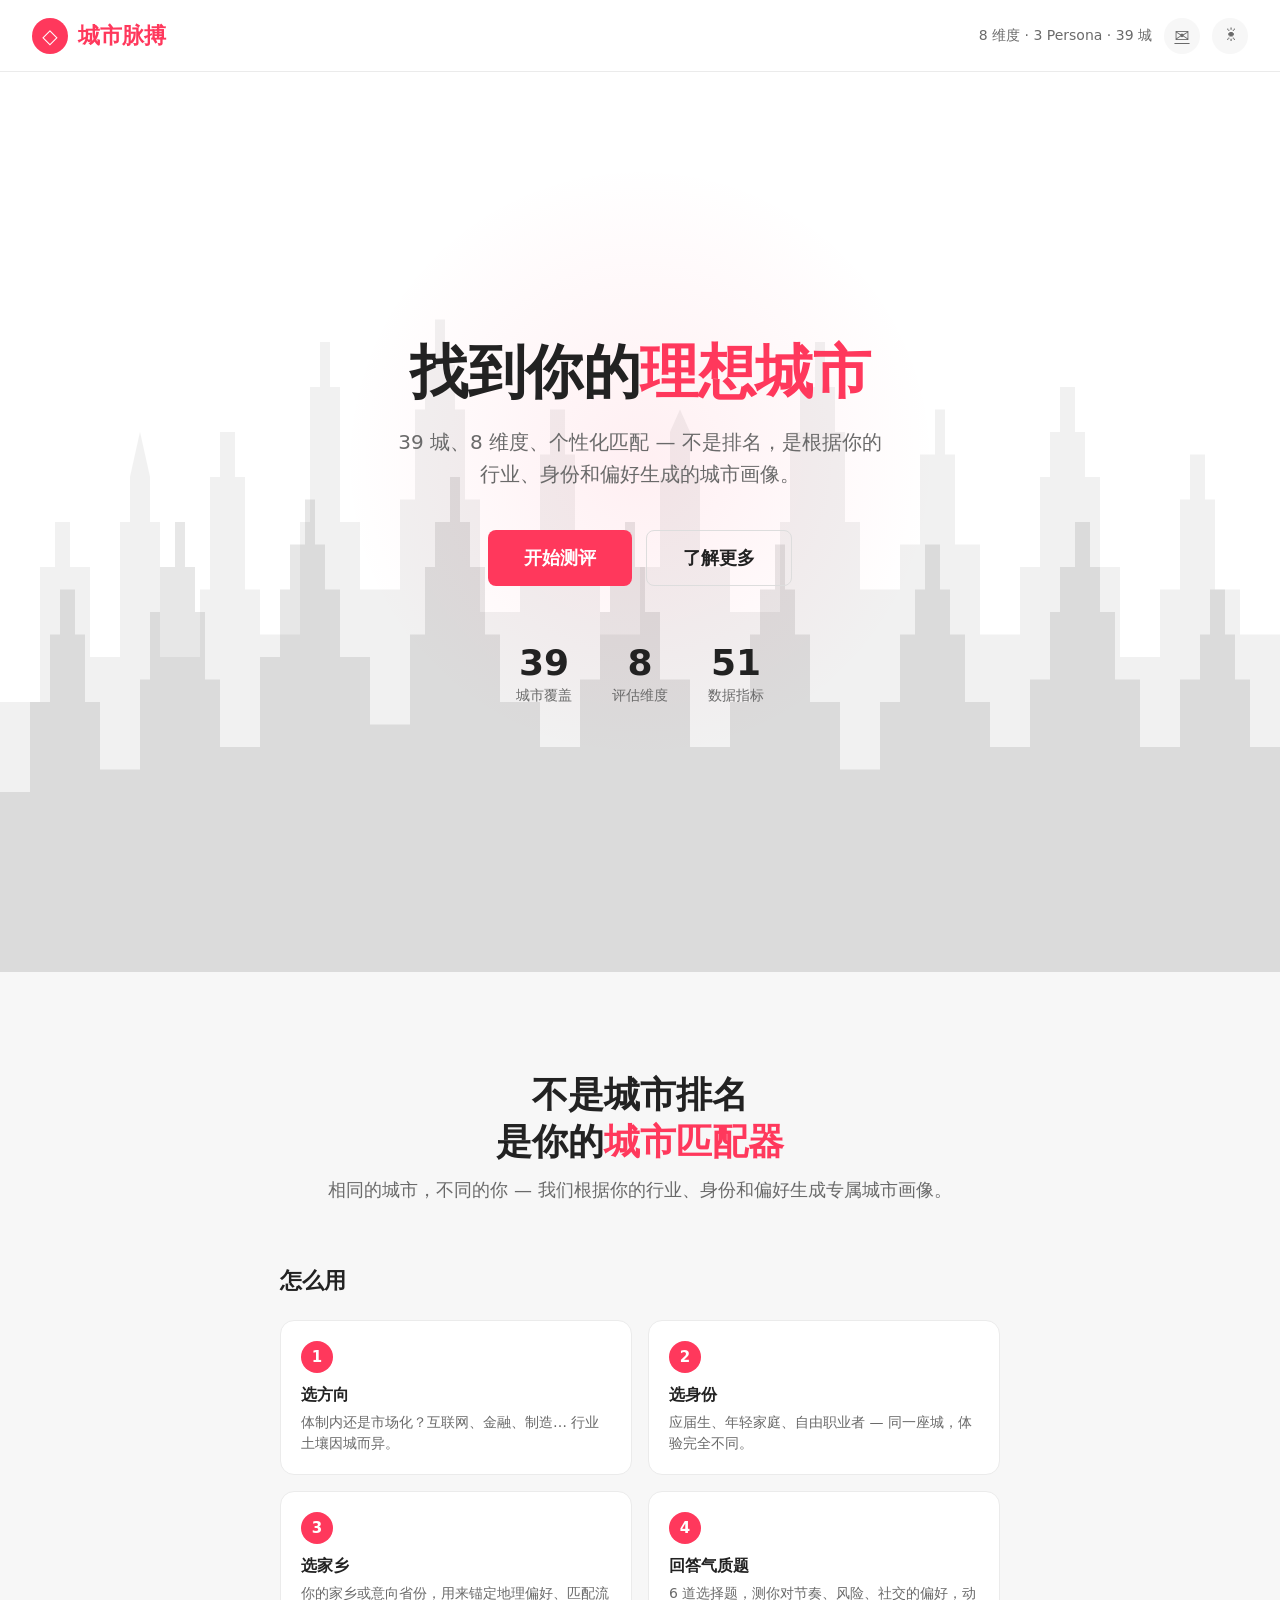
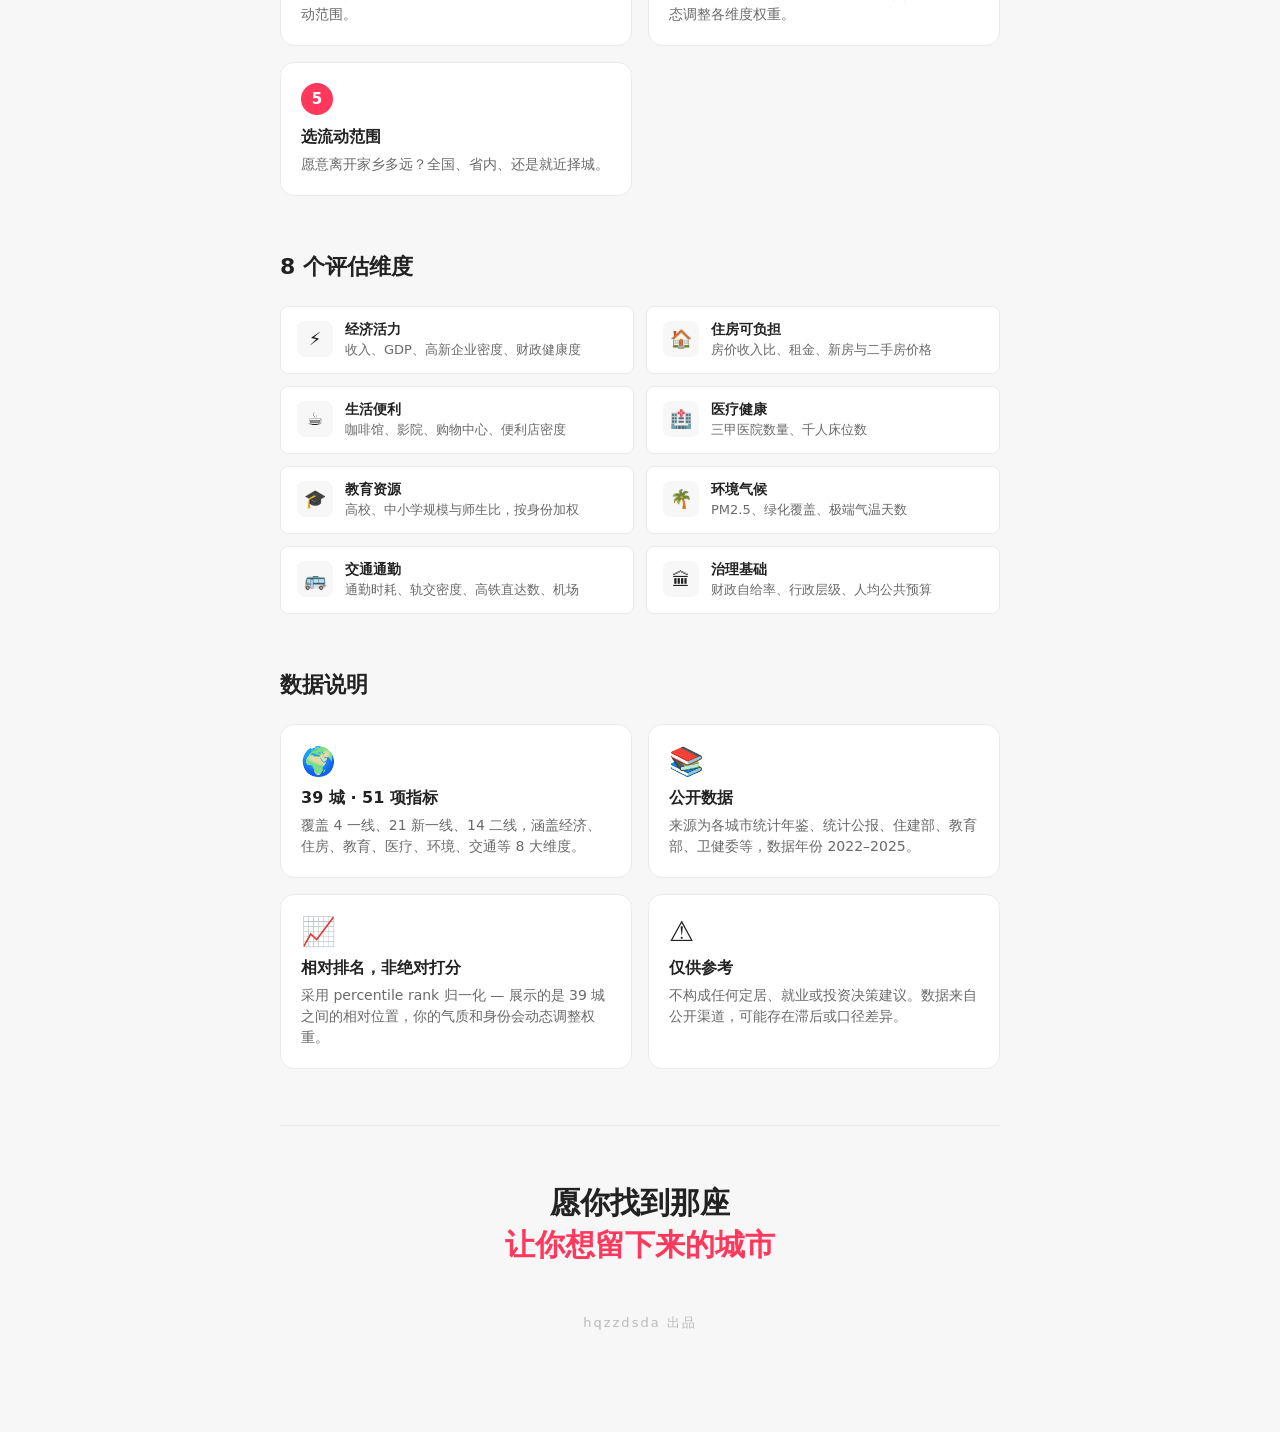
<file: docs/index.html>
<!DOCTYPE html>
<html lang="zh-CN">
<head>
  <meta charset="UTF-8">
  <meta name="viewport" content="width=device-width, initial-scale=1.0">
  <title>城市脉搏 City Pulse</title>
  <script>(function(){var t=localStorage.getItem('city-pulse-theme');if(t)document.documentElement.setAttribute('data-theme',t);else if(matchMedia('(prefers-color-scheme:dark)').matches)document.documentElement.setAttribute('data-theme','dark');})();</script>
  <style>
    * { box-sizing: border-box; margin: 0; padding: 0; }
    *:focus { outline: none; }
    *:focus-visible { outline: 2px solid var(--primary); outline-offset: 2px; }
    :root {
      --primary: #ff385c; --primary-active: #e00b41;
      --canvas: #ffffff; --surface: #f7f7f7; --ink: #222222; --body: #3f3f3f;
      --muted: #6a6a6a; --muted-soft: #929292; --line: #dddddd; --line-soft: #ebebeb;
      --green: #00a699;
      --font: 'Airbnb Cereal VF', Circular, -apple-system, system-ui, Roboto, 'Helvetica Neue', 'PingFang SC', 'Microsoft YaHei', sans-serif;
      --r-sm: 8px; --r-md: 14px; --r-lg: 20px; --r-full: 9999px;
      color-scheme: light dark;
    }
    [data-theme="dark"] {
      --canvas: #1a1a1a; --surface: #2a2a2a;
      --ink: #f0f0f0; --body: #d0d0d0; --muted: #999999; --muted-soft: #666666;
      --line: #3a3a3a; --line-soft: #2a2a2a;
    }
    html { scroll-behavior: smooth; }
    html, body { height: auto; }
    body { font-family: var(--font); background: var(--canvas); color: var(--ink); }

    /* Topbar */
    .topbar { height: 72px; border-bottom: 1px solid var(--line-soft); display: flex; align-items: center; justify-content: space-between; padding: 0 32px; background: var(--canvas); position: sticky; top: 0; z-index: 10; }
    .brand { display: flex; align-items: center; gap: 10px; font-weight: 700; font-size: 22px; color: var(--primary); }
    .brand-mark { width: 36px; height: 36px; border-radius: var(--r-full); display: grid; place-items: center; background: var(--primary); color: #fff; font-size: 20px; }
    .top-right { display: flex; align-items: center; gap: 12px; }
    .top-meta { color: var(--muted); font-size: 14px; }
    .theme-btn { width: 36px; height: 36px; border-radius: var(--r-full); background: var(--surface); color: var(--muted); font-size: 18px; display: grid; place-items: center; border: 0; cursor: pointer; transition: background 200ms, color 200ms; }
    .theme-btn:hover { background: var(--line-soft); color: var(--ink); }
    .theme-btn .icon-sun { display: block; }
    .theme-btn .icon-moon { display: none; }
    [data-theme="dark"] .theme-btn .icon-sun { display: none; }
    [data-theme="dark"] .theme-btn .icon-moon { display: block; }

    /* Hero */
    .hero { min-height: 100vh; display: flex; align-items: center; justify-content: center; position: relative; overflow: hidden; }
    .hero-bg { position: absolute; inset: 0; z-index: 0; overflow: hidden; }
    .hero-glow { position: absolute; width: 600px; height: 600px; border-radius: 50%; background: radial-gradient(circle, rgba(255,56,92,0.08) 0%, transparent 70%); top: 50%; left: 50%; transform: translate(-50%, -60%); z-index: 1; }
    [data-theme="dark"] .hero-glow { background: radial-gradient(circle, rgba(255,56,92,0.12) 0%, transparent 70%); }

    /* Scrolling skyline */
    .skyline-track { position: absolute; bottom: 0; left: 0; display: flex; width: max-content; }
    .skyline-track svg { flex-shrink: 0; height: 80vh; width: 1440px; }
    .skyline-far .skyline-track { animation: scrollFar 120s linear infinite; opacity: 0.06; }
    .skyline-near .skyline-track { animation: scrollNear 80s linear infinite; opacity: 0.10; }
    [data-theme="dark"] .skyline-far .skyline-track { opacity: 0.08; }
    [data-theme="dark"] .skyline-near .skyline-track { opacity: 0.14; }
    @keyframes scrollFar { from { transform: translateX(0); } to { transform: translateX(-50%); } }
    @keyframes scrollNear { from { transform: translateX(0); } to { transform: translateX(-50%); } }

    /* Content */
    .hero-content { position: relative; z-index: 2; text-align: center; max-width: 640px; padding: 0 24px; }
    h1 { font-size: 58px; line-height: 1.15; font-weight: 750; letter-spacing: -0.5px; margin-bottom: 20px; }
    h1 .accent { color: var(--primary); }
    .hero-lead { font-size: 20px; line-height: 1.6; color: var(--muted); margin-bottom: 40px; max-width: 500px; margin-left: auto; margin-right: auto; }
    .hero-actions { display: flex; align-items: center; justify-content: center; gap: 14px; flex-wrap: wrap; }
    .btn { height: 56px; border-radius: var(--r-sm); padding: 0 36px; display: inline-flex; align-items: center; justify-content: center; gap: 8px; font-weight: 650; font-size: 18px; border: 0; cursor: pointer; text-decoration: none; transition: background 200ms, transform 200ms, box-shadow 200ms; }
    .btn-primary { background: var(--primary); color: #fff; }
    .btn-primary:hover { background: var(--primary-active); transform: translateY(-1px); box-shadow: 0 4px 12px rgba(255,56,92,0.3); }
    .btn-ghost { background: transparent; color: var(--ink); border: 1px solid var(--line); }
    .btn-ghost:hover { background: var(--surface); border-color: var(--ink); }

    /* Stats */
    .hero-stats { display: flex; align-items: center; justify-content: center; gap: 40px; margin-top: 56px; }
    .stat { text-align: center; }
    .stat-num { font-size: 36px; font-weight: 750; color: var(--ink); }
    .stat-label { font-size: 14px; color: var(--muted); margin-top: 4px; }

    /* Responsive */
    @media (max-width: 744px) {
      .topbar { height: 60px; padding: 0 16px; }
      .top-meta { display: none; }
      .brand { font-size: 20px; }
      h1 { font-size: 38px; }
      .hero-lead { font-size: 16px; }
      .hero-stats { gap: 24px; }
      .stat-num { font-size: 28px; }
      .btn { height: 52px; font-size: 16px; padding: 0 28px; }
      .hero-glow { width: 360px; height: 360px; }
      .about { padding: 80px 20px; }
      .about-inner { max-width: 600px; }
      .step-grid { grid-template-columns: 1fr; }
      .dim-grid { grid-template-columns: 1fr; }
      .about-tagline { font-size: 30px; }
    }

    /* About */
    .about { padding: 100px 32px; background: var(--surface); }
    .about-inner { max-width: 720px; margin: 0 auto; }
    .about-tagline { font-size: 36px; font-weight: 750; line-height: 1.3; text-align: center; margin-bottom: 12px; }
    .about-tagline .accent { color: var(--primary); }
    .about-sub { text-align: center; font-size: 18px; color: var(--muted); margin-bottom: 64px; }

    .about-section { margin-bottom: 56px; }
    .about-section h2 { font-size: 22px; font-weight: 700; margin-bottom: 24px; color: var(--ink); }
    .about-section p { font-size: 16px; line-height: 1.7; color: var(--body); }

    .step-grid { display: grid; grid-template-columns: 1fr 1fr; gap: 16px; }
    .step-card { padding: 20px; border-radius: var(--r-md); border: 1px solid var(--line-soft); background: var(--canvas); }
    .step-num { width: 32px; height: 32px; border-radius: var(--r-full); background: var(--primary); color: #fff; display: grid; place-items: center; font-size: 15px; font-weight: 700; margin-bottom: 12px; }
    .step-icon { font-size: 28px; margin-bottom: 10px; }
    .step-card h3 { font-size: 16px; font-weight: 700; margin-bottom: 6px; color: var(--ink); }
    .step-card p { font-size: 14px; color: var(--muted); line-height: 1.5; }

    .dim-grid { display: grid; grid-template-columns: 1fr 1fr; gap: 12px; }
    .dim-item { display: flex; gap: 12px; align-items: flex-start; padding: 14px 16px; border-radius: var(--r-sm); border: 1px solid var(--line-soft); background: var(--canvas); }
    .dim-icon { width: 36px; height: 36px; border-radius: var(--r-sm); display: grid; place-items: center; font-size: 18px; flex-shrink: 0; background: var(--surface); }
    .dim-item h3 { font-size: 14px; font-weight: 700; color: var(--ink); margin-bottom: 2px; }
    .dim-item p { font-size: 13px; color: var(--muted); line-height: 1.4; }

    .about-closing { text-align: center; padding-top: 56px; border-top: 1px solid var(--line-soft); margin-top: 8px; }
    .closing-text { font-size: 30px; font-weight: 750; line-height: 1.4; color: var(--ink); margin-bottom: 32px; }
    .closing-text .accent { color: var(--primary); }

    .watermark { text-align: center; margin-top: 48px; font-size: 13px; letter-spacing: 2px; color: var(--muted-soft); opacity: 0.6; }
  </style>
</head>
<body>
  <header class="topbar">
    <div class="brand"><span class="brand-mark">&#9671;</span><span>城市脉搏</span></div>
    <div class="top-right">
      <span class="top-meta">8 维度 · 3 Persona · 39 城</span>
      <a class="theme-btn" href="https://wj.qq.com/s2/26866052/a2bc" target="_blank" rel="noopener" aria-label="反馈" title="反馈">&#9993;</a>
      <button class="theme-btn" id="themeBtn" aria-label="切换主题">
        <span class="icon-moon">&#9790;</span>
        <span class="icon-sun">&#9728;</span>
      </button>
    </div>
  </header>

  <section class="hero">
    <div class="hero-bg">
      <div class="hero-glow"></div>
      <!-- Far skyline — scrolls slowly -->
      <div class="skyline-far" aria-hidden="true">
        <div class="skyline-track">
          <svg viewBox="0 80 1440 320" preserveAspectRatio="none" fill="currentColor"><path d="M0,400 L0,280 L40,280 L40,220 L55,220 L55,200 L70,200 L70,220 L90,220 L90,260 L120,260 L120,200 L130,200 L130,180 L140,160 L150,180 L150,200 L160,200 L160,260 L200,260 L200,230 L210,230 L210,180 L220,180 L220,160 L235,160 L235,180 L245,180 L245,230 L260,230 L260,250 L300,250 L300,200 L310,200 L310,140 L320,140 L320,120 L330,120 L330,140 L340,140 L340,200 L360,200 L360,230 L400,230 L400,190 L415,190 L415,150 L425,150 L425,130 L435,130 L435,110 L445,110 L445,130 L455,130 L455,150 L465,150 L465,190 L480,190 L480,240 L520,240 L520,210 L540,210 L540,170 L550,170 L550,150 L565,150 L565,170 L575,170 L575,210 L600,210 L600,250 L640,250 L640,220 L660,220 L660,180 L670,180 L670,160 L680,150 L690,160 L690,180 L700,180 L700,220 L730,220 L730,240 L780,240 L780,200 L790,200 L790,160 L800,160 L800,140 L815,140 L815,120 L825,120 L825,140 L835,140 L835,160 L845,160 L845,200 L860,200 L860,230 L900,230 L900,210 L920,210 L920,170 L935,170 L935,150 L945,150 L945,170 L955,170 L955,210 L980,210 L980,250 L1020,250 L1020,220 L1040,220 L1040,180 L1050,180 L1050,160 L1060,160 L1060,140 L1075,140 L1075,160 L1085,160 L1085,180 L1100,180 L1100,220 L1120,220 L1120,260 L1160,260 L1160,230 L1180,230 L1180,190 L1190,190 L1190,170 L1205,170 L1205,190 L1215,190 L1215,230 L1240,230 L1240,250 L1280,250 L1280,220 L1300,220 L1300,200 L1315,200 L1315,180 L1330,180 L1330,200 L1340,200 L1340,220 L1360,220 L1360,260 L1400,260 L1400,240 L1440,240 L1440,400 Z"/></svg>
          <svg viewBox="0 80 1440 320" preserveAspectRatio="none" fill="currentColor"><path d="M0,400 L0,280 L40,280 L40,220 L55,220 L55,200 L70,200 L70,220 L90,220 L90,260 L120,260 L120,200 L130,200 L130,180 L140,160 L150,180 L150,200 L160,200 L160,260 L200,260 L200,230 L210,230 L210,180 L220,180 L220,160 L235,160 L235,180 L245,180 L245,230 L260,230 L260,250 L300,250 L300,200 L310,200 L310,140 L320,140 L320,120 L330,120 L330,140 L340,140 L340,200 L360,200 L360,230 L400,230 L400,190 L415,190 L415,150 L425,150 L425,130 L435,130 L435,110 L445,110 L445,130 L455,130 L455,150 L465,150 L465,190 L480,190 L480,240 L520,240 L520,210 L540,210 L540,170 L550,170 L550,150 L565,150 L565,170 L575,170 L575,210 L600,210 L600,250 L640,250 L640,220 L660,220 L660,180 L670,180 L670,160 L680,150 L690,160 L690,180 L700,180 L700,220 L730,220 L730,240 L780,240 L780,200 L790,200 L790,160 L800,160 L800,140 L815,140 L815,120 L825,120 L825,140 L835,140 L835,160 L845,160 L845,200 L860,200 L860,230 L900,230 L900,210 L920,210 L920,170 L935,170 L935,150 L945,150 L945,170 L955,170 L955,210 L980,210 L980,250 L1020,250 L1020,220 L1040,220 L1040,180 L1050,180 L1050,160 L1060,160 L1060,140 L1075,140 L1075,160 L1085,160 L1085,180 L1100,180 L1100,220 L1120,220 L1120,260 L1160,260 L1160,230 L1180,230 L1180,190 L1190,190 L1190,170 L1205,170 L1205,190 L1215,190 L1215,230 L1240,230 L1240,250 L1280,250 L1280,220 L1300,220 L1300,200 L1315,200 L1315,180 L1330,180 L1330,200 L1340,200 L1340,220 L1360,220 L1360,260 L1400,260 L1400,240 L1440,240 L1440,400 Z"/></svg>
        </div>
      </div>
      <!-- Near skyline — scrolls faster -->
      <div class="skyline-near" aria-hidden="true">
        <div class="skyline-track">
          <svg viewBox="0 80 1440 320" preserveAspectRatio="none" fill="currentColor"><path d="M0,400 L0,320 L30,320 L30,280 L50,280 L50,250 L60,250 L60,230 L75,230 L75,250 L85,250 L85,280 L100,280 L100,310 L140,310 L140,270 L150,270 L150,240 L160,240 L160,220 L175,220 L175,200 L185,200 L185,220 L195,220 L195,240 L205,240 L205,270 L220,270 L220,300 L260,300 L260,260 L280,260 L280,230 L290,230 L290,210 L305,210 L305,190 L315,190 L315,210 L325,210 L325,230 L340,230 L340,260 L370,260 L370,290 L410,290 L410,250 L425,250 L425,220 L435,220 L435,200 L450,200 L450,180 L460,180 L460,200 L470,200 L470,220 L485,220 L485,250 L500,250 L500,280 L540,280 L540,300 L580,300 L580,270 L600,270 L600,240 L610,240 L610,220 L625,220 L625,200 L635,200 L635,220 L645,220 L645,240 L660,240 L660,270 L690,270 L690,300 L730,300 L730,280 L750,280 L750,250 L760,250 L760,230 L775,230 L775,210 L785,210 L785,230 L795,230 L795,250 L810,250 L810,280 L840,280 L840,310 L880,310 L880,280 L900,280 L900,250 L915,250 L915,230 L925,230 L925,210 L940,210 L940,230 L950,230 L950,250 L965,250 L965,280 L990,280 L990,300 L1030,300 L1030,270 L1050,270 L1050,240 L1060,240 L1060,220 L1075,220 L1075,200 L1090,200 L1090,220 L1100,220 L1100,240 L1115,240 L1115,270 L1140,270 L1140,300 L1180,300 L1180,270 L1200,270 L1200,250 L1210,250 L1210,230 L1225,230 L1225,250 L1235,250 L1235,270 L1250,270 L1250,300 L1290,300 L1290,280 L1310,280 L1310,260 L1325,260 L1325,280 L1335,280 L1335,300 L1360,300 L1360,320 L1400,320 L1400,300 L1440,300 L1440,400 Z"/></svg>
          <svg viewBox="0 80 1440 320" preserveAspectRatio="none" fill="currentColor"><path d="M0,400 L0,320 L30,320 L30,280 L50,280 L50,250 L60,250 L60,230 L75,230 L75,250 L85,250 L85,280 L100,280 L100,310 L140,310 L140,270 L150,270 L150,240 L160,240 L160,220 L175,220 L175,200 L185,200 L185,220 L195,220 L195,240 L205,240 L205,270 L220,270 L220,300 L260,300 L260,260 L280,260 L280,230 L290,230 L290,210 L305,210 L305,190 L315,190 L315,210 L325,210 L325,230 L340,230 L340,260 L370,260 L370,290 L410,290 L410,250 L425,250 L425,220 L435,220 L435,200 L450,200 L450,180 L460,180 L460,200 L470,200 L470,220 L485,220 L485,250 L500,250 L500,280 L540,280 L540,300 L580,300 L580,270 L600,270 L600,240 L610,240 L610,220 L625,220 L625,200 L635,200 L635,220 L645,220 L645,240 L660,240 L660,270 L690,270 L690,300 L730,300 L730,280 L750,280 L750,250 L760,250 L760,230 L775,230 L775,210 L785,210 L785,230 L795,230 L795,250 L810,250 L810,280 L840,280 L840,310 L880,310 L880,280 L900,280 L900,250 L915,250 L915,230 L925,230 L925,210 L940,210 L940,230 L950,230 L950,250 L965,250 L965,280 L990,280 L990,300 L1030,300 L1030,270 L1050,270 L1050,240 L1060,240 L1060,220 L1075,220 L1075,200 L1090,200 L1090,220 L1100,220 L1100,240 L1115,240 L1115,270 L1140,270 L1140,300 L1180,300 L1180,270 L1200,270 L1200,250 L1210,250 L1210,230 L1225,230 L1225,250 L1235,250 L1235,270 L1250,270 L1250,300 L1290,300 L1290,280 L1310,280 L1310,260 L1325,260 L1325,280 L1335,280 L1335,300 L1360,300 L1360,320 L1400,320 L1400,300 L1440,300 L1440,400 Z"/></svg>
        </div>
      </div>
    </div>

    <div class="hero-content">
      <h1>找到你的<span class="accent">理想城市</span></h1>
      <p class="hero-lead">39 城、8 维度、个性化匹配 — 不是排名，是根据你的行业、身份和偏好生成的城市画像。</p>
      <div class="hero-actions">
        <a class="btn btn-primary" href="app.html">开始测评</a>
        <a class="btn btn-ghost" href="#about">了解更多</a>
      </div>
      <div class="hero-stats">
        <div class="stat"><div class="stat-num">39</div><div class="stat-label">城市覆盖</div></div>
        <div class="stat"><div class="stat-num">8</div><div class="stat-label">评估维度</div></div>
        <div class="stat"><div class="stat-num">51</div><div class="stat-label">数据指标</div></div>
      </div>
    </div>

  </section>

  <section class="about" id="about">
    <div class="about-inner">
      <div class="about-tagline">不是城市排名<br>是你的<span class="accent">城市匹配器</span></div>
      <p class="about-sub">相同的城市，不同的你 — 我们根据你的行业、身份和偏好生成专属城市画像。</p>

      <div class="about-section">
        <h2>怎么用</h2>
        <div class="step-grid">
          <div class="step-card">
            <div class="step-num">1</div>
            <h3>选方向</h3>
            <p>体制内还是市场化？互联网、金融、制造… 行业土壤因城而异。</p>
          </div>
          <div class="step-card">
            <div class="step-num">2</div>
            <h3>选身份</h3>
            <p>应届生、年轻家庭、自由职业者 — 同一座城，体验完全不同。</p>
          </div>
          <div class="step-card">
            <div class="step-num">3</div>
            <h3>选家乡</h3>
            <p>你的家乡或意向省份，用来锚定地理偏好、匹配流动范围。</p>
          </div>
          <div class="step-card">
            <div class="step-num">4</div>
            <h3>回答气质题</h3>
            <p>6 道选择题，测你对节奏、风险、社交的偏好，动态调整各维度权重。</p>
          </div>
          <div class="step-card">
            <div class="step-num">5</div>
            <h3>选流动范围</h3>
            <p>愿意离开家乡多远？全国、省内、还是就近择城。</p>
          </div>
        </div>
      </div>

      <div class="about-section">
        <h2>8 个评估维度</h2>
        <div class="dim-grid">
          <div class="dim-item">
            <div class="dim-icon">&#9889;</div>
            <div><h3>经济活力</h3><p>收入、GDP、高新企业密度、财政健康度</p></div>
          </div>
          <div class="dim-item">
            <div class="dim-icon">&#127968;</div>
            <div><h3>住房可负担</h3><p>房价收入比、租金、新房与二手房价格</p></div>
          </div>
          <div class="dim-item">
            <div class="dim-icon">&#9749;</div>
            <div><h3>生活便利</h3><p>咖啡馆、影院、购物中心、便利店密度</p></div>
          </div>
          <div class="dim-item">
            <div class="dim-icon">&#127973;</div>
            <div><h3>医疗健康</h3><p>三甲医院数量、千人床位数</p></div>
          </div>
          <div class="dim-item">
            <div class="dim-icon">&#127891;</div>
            <div><h3>教育资源</h3><p>高校、中小学规模与师生比，按身份加权</p></div>
          </div>
          <div class="dim-item">
            <div class="dim-icon">&#127796;</div>
            <div><h3>环境气候</h3><p>PM2.5、绿化覆盖、极端气温天数</p></div>
          </div>
          <div class="dim-item">
            <div class="dim-icon">&#128652;</div>
            <div><h3>交通通勤</h3><p>通勤时耗、轨交密度、高铁直达数、机场</p></div>
          </div>
          <div class="dim-item">
            <div class="dim-icon">&#127963;</div>
            <div><h3>治理基础</h3><p>财政自给率、行政层级、人均公共预算</p></div>
          </div>
        </div>
      </div>

      <div class="about-section">
        <h2>数据说明</h2>
        <div class="step-grid">
          <div class="step-card">
            <div class="step-icon">&#127757;</div>
            <h3>39 城 · 51 项指标</h3>
            <p>覆盖 4 一线、21 新一线、14 二线，涵盖经济、住房、教育、医疗、环境、交通等 8 大维度。</p>
          </div>
          <div class="step-card">
            <div class="step-icon">&#128218;</div>
            <h3>公开数据</h3>
            <p>来源为各城市统计年鉴、统计公报、住建部、教育部、卫健委等，数据年份 2022–2025。</p>
          </div>
          <div class="step-card">
            <div class="step-icon">&#128200;</div>
            <h3>相对排名，非绝对打分</h3>
            <p>采用 percentile rank 归一化 — 展示的是 39 城之间的相对位置，你的气质和身份会动态调整权重。</p>
          </div>
          <div class="step-card">
            <div class="step-icon">&#9888;</div>
            <h3>仅供参考</h3>
            <p>不构成任何定居、就业或投资决策建议。数据来自公开渠道，可能存在滞后或口径差异。</p>
          </div>
        </div>
      </div>

      <div class="about-closing">
        <p class="closing-text">愿你找到那座<br><span class="accent">让你想留下来的城市</span></p>
      </div>

      <div class="watermark">hqzzdsda 出品</div>
    </div>
  </section>

  <script>
    var btn = document.getElementById('themeBtn');
    btn.onclick = function() {
      var current = document.documentElement.getAttribute('data-theme');
      var next = current === 'dark' ? 'light' : 'dark';
      document.documentElement.setAttribute('data-theme', next);
      localStorage.setItem('city-pulse-theme', next);
    };
  </script>
</body>
</html>
</file>
